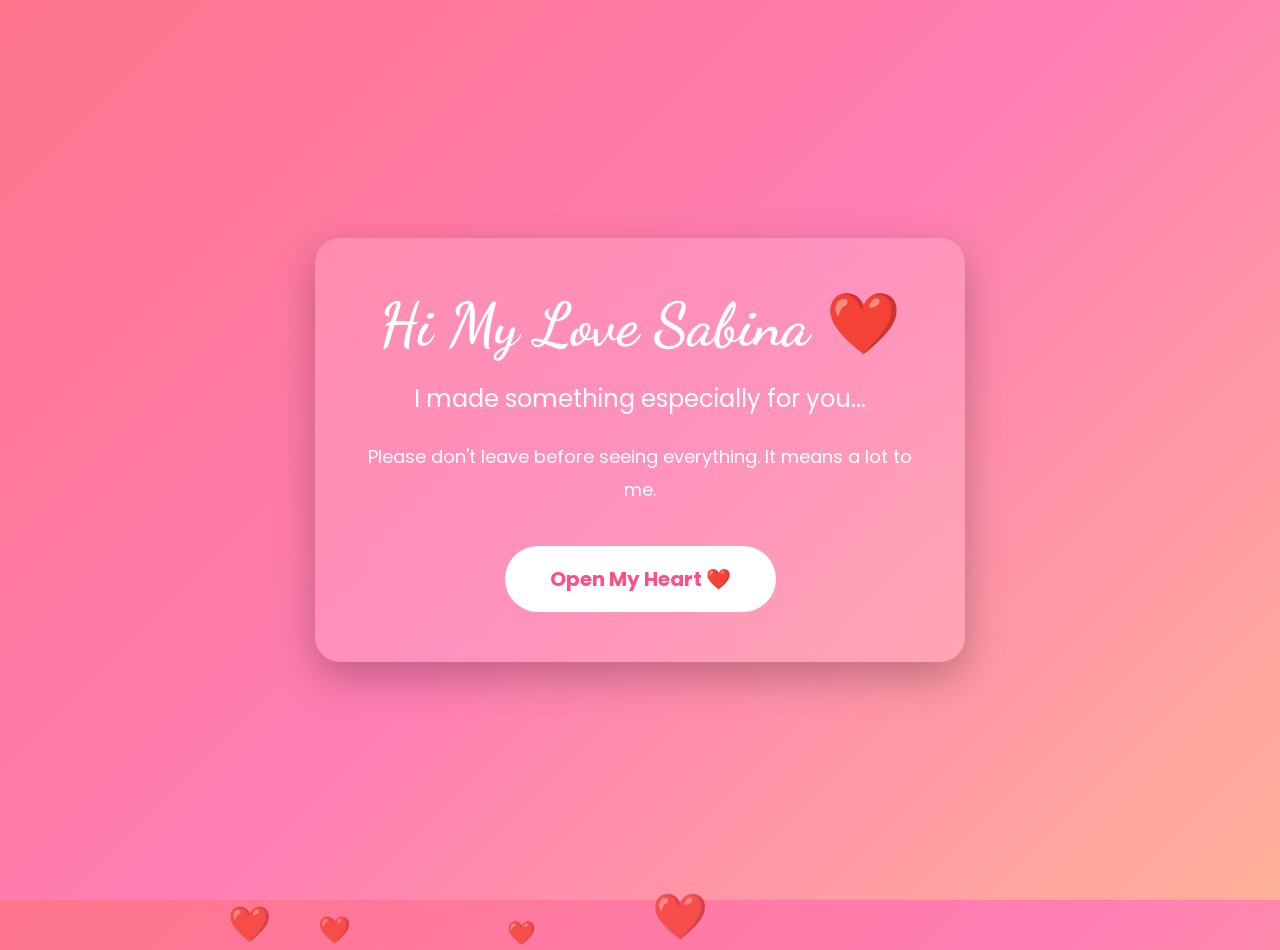
<file: index.html>
<!DOCTYPE html>
<html lang="en">
<head>
<meta charset="UTF-8">
<meta name="viewport" content="width=device-width, initial-scale=1.0">
<title>For Someone Very Special ❤️</title>

<link rel="stylesheet" href="css/style.css">

<link href="https://fonts.googleapis.com/css2?family=Poppins:wght@300;500;700&family
=Dancing+Script:wght@700&display=swap" rel="stylesheet">
</head>

<body>

<div class="hearts"></div>

<div class="container">

<h1>Hi My Love Sabina ❤️</h1>

<p class="subtitle">
I made something especially for you...
</p>

<p class="text">
Please don't leave before seeing everything.
It means a lot to me.
</p>

<a href="apology.html" class="btn">
Open My Heart ❤️
</a>

</div>

<script src="js/script.js"></script>

</body>
</html>
</file>
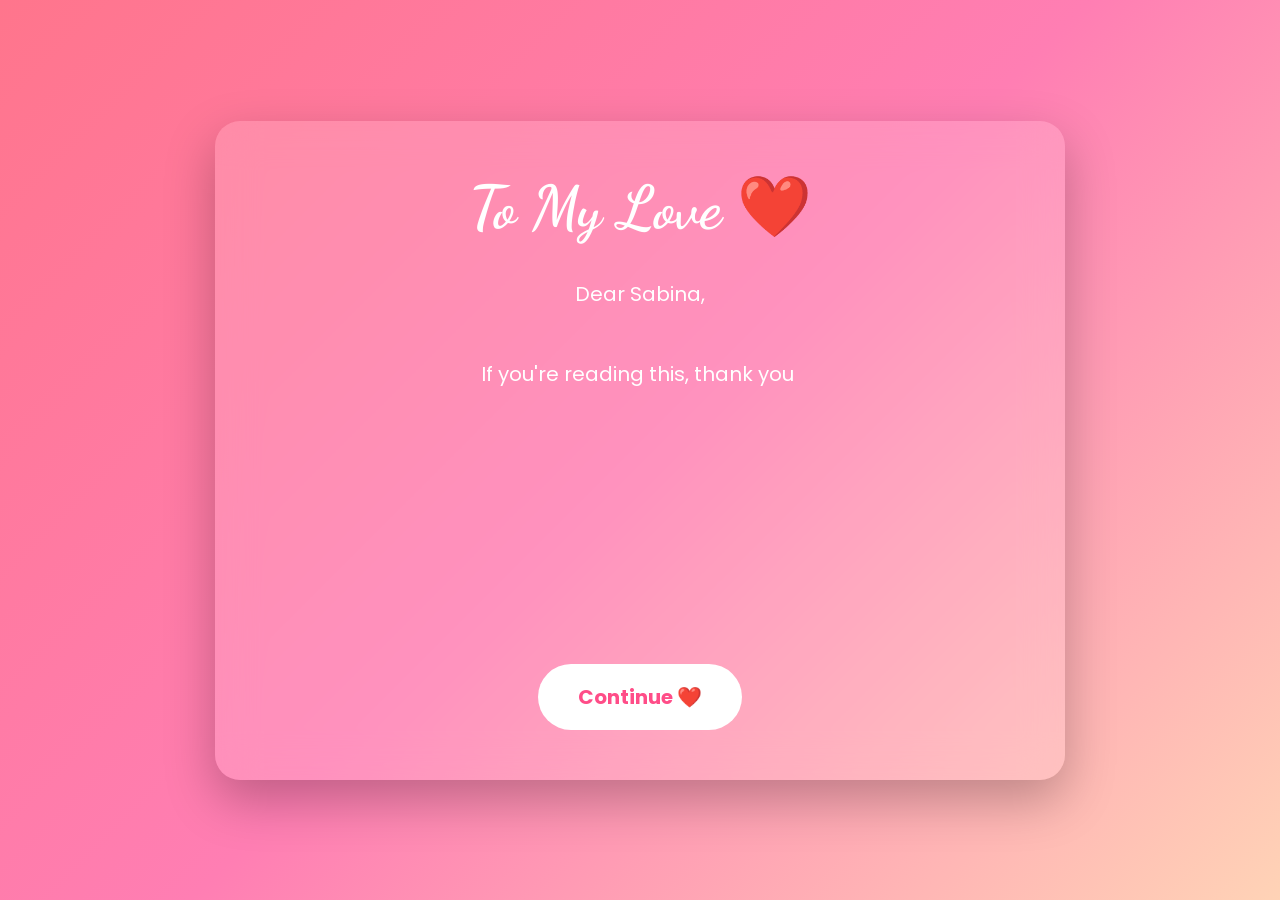
<file: apology.html>
<!DOCTYPE html>
<html lang="en">
<head>

<meta charset="UTF-8">
<meta name="viewport" content="width=device-width, initial-scale=1.0">

<title>I'm Sorry ❤️</title>

<link rel="stylesheet" href="css/style.css">

<link href="https://fonts.googleapis.com/css2?family=Poppins:wght@300;500;700&family=Dancing+Script:wght@700&display=swap" rel="stylesheet">

<style>

body{
background:linear-gradient(135deg,#ff758c,#ff7eb3,#ffd3b6);
display:flex;
justify-content:center;
align-items:center;
min-height:100vh;
overflow:hidden;
}

.card{

width:90%;
max-width:850px;

padding:50px;

background:rgba(255,255,255,.15);

backdrop-filter:blur(20px);

border-radius:25px;

color:white;

box-shadow:0 20px 50px rgba(0,0,0,.25);

text-align:center;

animation:fade 1.5s;

}

h1{

font-size:60px;

font-family:'Dancing Script',cursive;

margin-bottom:30px;

}

#typing{

font-size:20px;

line-height:2;

white-space:pre-wrap;

min-height:350px;

}

button{

margin-top:40px;

padding:18px 40px;

font-size:20px;

border:none;

border-radius:50px;

background:white;

color:#ff4d88;

cursor:pointer;

font-weight:bold;

transition:.3s;

}

button:hover{

transform:scale(1.08);

}

@keyframes fade{

from{

opacity:0;

transform:translateY(30px);

}

to{

opacity:1;

transform:translateY(0);

}

}

</style>

</head>

<body>

<div class="card">

<h1>To My Love ❤️</h1>

<p id="typing"></p>

<button onclick="window.location.href='memories.html'">

Continue ❤️

</button>

</div>

<script>

const text=`Dear Sabina,

If you're reading this, thank you for giving these few minutes to my heart.

I know things between us aren't the same anymore.

Somewhere between my overthinking, my constant doubts, and asking for things I shouldn't have kept asking for, I slowly started hurting the person I love the most.

I wasn't trying to make you feel uncomfortable...

I was just too scared of losing you.

But fear isn't an excuse.

I should have trusted you more.

I should have respected your feelings more.

I know there were misunderstandings from both sides.

I know we both made mistakes.

This isn't a website to prove who was right or wrong.

This is simply me accepting my part.

Because if I truly love you...

Then I should also have the courage to admit where I failed.

I don't expect everything to become normal today.

I only hope you'll continue reading...

Because our story deserves at least that.

❤️`;

let i=0;

function type(){

if(i<text.length){

document.getElementById("typing").innerHTML+=text.charAt(i);

i++;

setTimeout(type,25);

}

}

type();

</script>

<script src="js/script.js"></script>

</body>

</html>
</file>
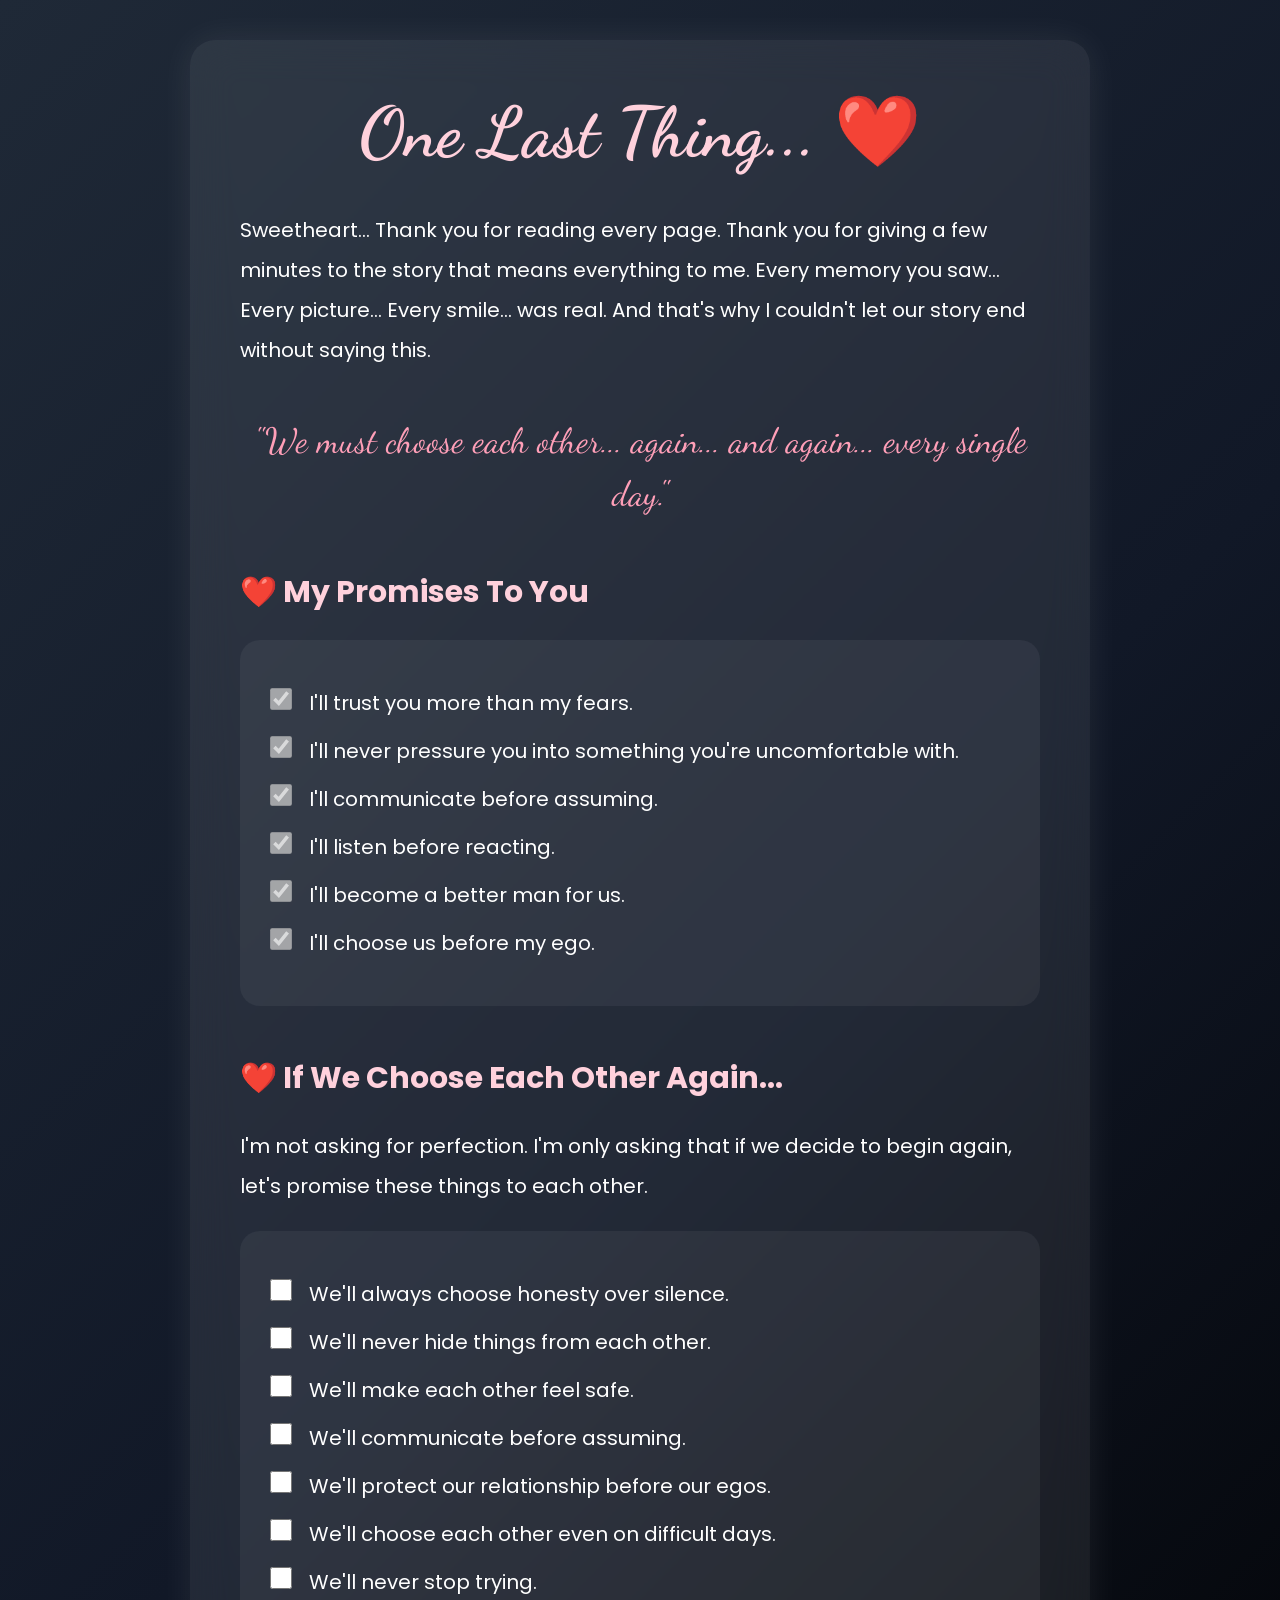
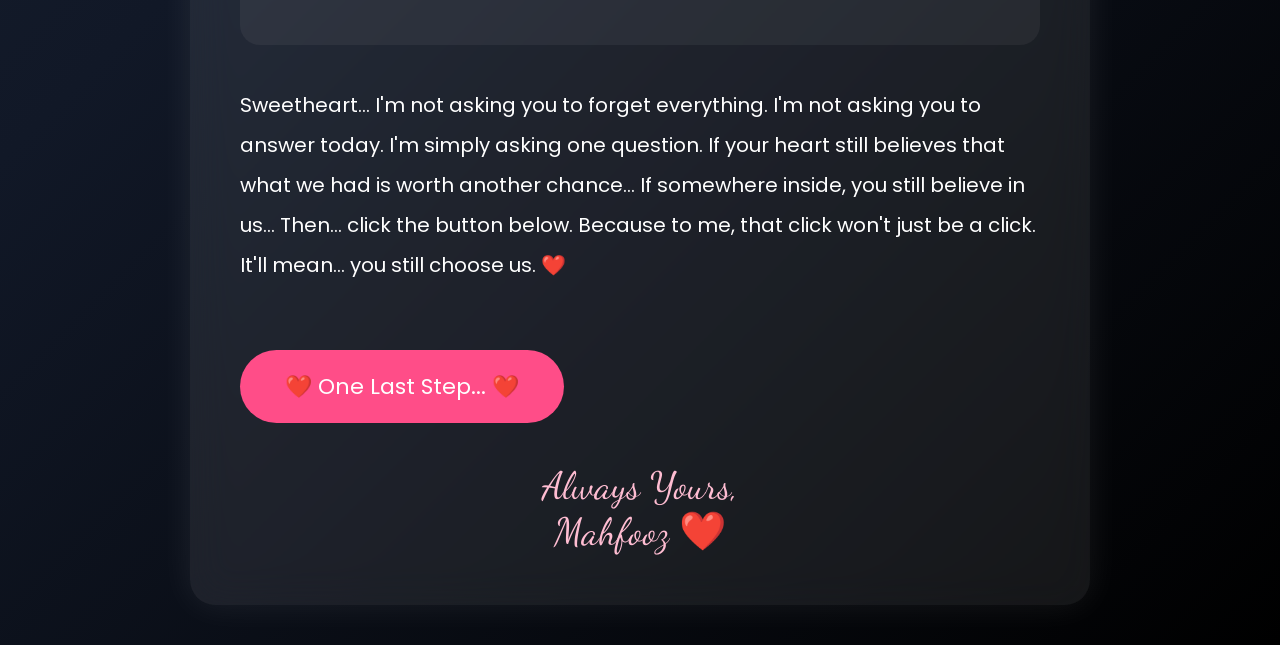
<file: future.html>
<!DOCTYPE html>
<html lang="en">

<head>

<meta charset="UTF-8">
<meta name="viewport" content="width=device-width, initial-scale=1.0">

<title>One Last Thing ❤️</title>

<link href="https://fonts.googleapis.com/css2?family=Poppins:wght@300;400;600&family=Dancing+Script:wght@700&display=swap" rel="stylesheet">

<style>

*{
margin:0;
padding:0;
box-sizing:border-box;
font-family:'Poppins',sans-serif;
}

body{

background:linear-gradient(135deg,#1f2937,#111827,#000);

color:white;

padding:40px;

}

.container{

max-width:900px;

margin:auto;

background:rgba(255,255,255,.08);

backdrop-filter:blur(20px);

border-radius:25px;

padding:50px;

box-shadow:0 0 35px rgba(255,255,255,.08);

animation:fade 1.2s;

}

@keyframes fade{

from{
opacity:0;
transform:translateY(30px);
}

to{
opacity:1;
transform:translateY(0);
}

}

h1{

font-family:'Dancing Script',cursive;

font-size:70px;

text-align:center;

margin-bottom:35px;

color:#ffd1dc;

}

.quote{

font-family:'Dancing Script',cursive;

font-size:35px;

text-align:center;

color:#ff9fb8;

margin:45px 0;

line-height:1.5;

}

p{

font-size:20px;

line-height:2;

margin-bottom:25px;

}

.section-title{

margin-top:50px;

margin-bottom:25px;

font-size:30px;

color:#ffd1dc;

}

.promise-box{

background:rgba(255,255,255,.05);

padding:30px;

border-radius:20px;

margin-bottom:40px;

}

.promise-box label{

display:block;

font-size:20px;

margin:18px 0;

cursor:pointer;

}

.promise-box input{

width:22px;

height:22px;

margin-right:12px;

accent-color:#ff4d88;

}

.button{

display:block;

margin:auto;

margin-top:40px;

padding:20px 45px;

border:none;

border-radius:50px;

background:#ff4d88;

color:white;

font-size:22px;

cursor:pointer;

transition:.4s;

}

.button:hover{

transform:scale(1.05);

background:#ff2d6f;

}

#thankyou{

display:none;

text-align:center;

margin-top:50px;

}

#thankyou h2{

font-family:'Dancing Script',cursive;

font-size:50px;

margin-bottom:20px;

color:#ffd1dc;

}

.signature{

margin-top:40px;

text-align:center;

font-family:'Dancing Script',cursive;

font-size:38px;

color:#ffbdd2;

}

</style>

</head>

<body>

<div class="container">

<h1>One Last Thing... ❤️</h1>

<p>

Sweetheart...

Thank you for reading every page.

Thank you for giving a few minutes to the story that means everything to me.

Every memory you saw...

Every picture...

Every smile...

was real.

And that's why I couldn't let our story end without saying this.

</p>

<div class="quote">

"We must choose each other...

again...

and again...

every single day."

</div>

<h2 class="section-title">

❤️ My Promises To You

</h2>

<div class="promise-box">

<label><input type="checkbox" checked disabled>

I'll trust you more than my fears.

</label>

<label><input type="checkbox" checked disabled>

I'll never pressure you into something you're uncomfortable with.

</label>

<label><input type="checkbox" checked disabled>

I'll communicate before assuming.

</label>

<label><input type="checkbox" checked disabled>

I'll listen before reacting.

</label>

<label><input type="checkbox" checked disabled>

I'll become a better man for us.

</label>

<label><input type="checkbox" checked disabled>

I'll choose us before my ego.

</label>

</div>

<h2 class="section-title">

❤️ If We Choose Each Other Again...

</h2>

<p>

I'm not asking for perfection.

I'm only asking that if we decide to begin again,

let's promise these things to each other.

</p>

<div class="promise-box">

<label>

<input type="checkbox">

We'll always choose honesty over silence.

</label>

<label>

<input type="checkbox">

We'll never hide things from each other.

</label>

<label>

<input type="checkbox">

We'll make each other feel safe.

</label>

<label>

<input type="checkbox">

We'll communicate before assuming.

</label>

<label>

<input type="checkbox">

We'll protect our relationship before our egos.

</label>

<label>

<input type="checkbox">

We'll choose each other even on difficult days.

</label>

<label>

<input type="checkbox">

We'll never stop trying.

</label>

</div>

<p>

Sweetheart...

I'm not asking you to forget everything.

I'm not asking you to answer today.

I'm simply asking one question.

If your heart still believes

that what we had is worth another chance...

If somewhere inside,

you still believe in us...

Then...

click the button below.

Because to me,

that click won't just be a click.

It'll mean...

you still choose us.

❤️

</p>

<a href="https://docs.google.com/forms/d/e/1FAIpQLSe5OImjuM66oqI7w3ra7J8kFi8q_prEWY4k6qD2wwDGIeDo5A/viewform?usp=dialog"
   target="_blank"
   class="button"
   style="display:inline-block;text-decoration:none;">

    ❤️ One Last Step... ❤️

</a>

<div id="thankyou">

<h2>

Thank You... ❤️

</h2>

<p>

No matter what happens next...

I promise I'll protect what we rebuild.

I love you.

Always.

</p>

</div>

<div class="signature">

Always Yours,

<br>

Mahfooz ❤️

</div>

</div>
<script>

const btn=document.getElementById("chooseBtn");
const thanks=document.getElementById("thankyou");

btn.addEventListener("click",()=>{

    // Check if all promises are ticked
    const checks=document.querySelectorAll(".promise-box:nth-of-type(2) input");

    let allChecked=true;

    checks.forEach(c=>{
        if(!c.checked){
            allChecked=false;
        }
    });

    if(!allChecked){

        alert("❤️ Sweetheart...\n\nBefore choosing us again,\nplease read and tick every promise if your heart agrees.");

        return;

    }

    btn.style.display="none";

    thanks.style.display="block";

    createHearts();

    setTimeout(showEnding,5000);

});



function createHearts(){

    for(let i=0;i<120;i++){

        const heart=document.createElement("div");

        heart.innerHTML="❤️";

        heart.style.position="fixed";

        heart.style.left=Math.random()*100+"vw";

        heart.style.top="-30px";

        heart.style.fontSize=(18+Math.random()*22)+"px";

        heart.style.transition="6s linear";

        heart.style.pointerEvents="none";

        document.body.appendChild(heart);

        setTimeout(()=>{

            heart.style.top="110vh";

            heart.style.transform="rotate(360deg)";

        },50);

        setTimeout(()=>{

            heart.remove();

        },6000);

    }

}



function showEnding(){

    document.body.innerHTML=`

    <div id="ending">

        <div class="line">Every love story has chapters...</div>

        <div class="line">Some chapters make us smile...</div>

        <div class="line">Some chapters make us cry...</div>

        <div class="line">But the most beautiful stories...</div>

        <div class="line">Are the ones where two people never stop choosing each other.</div>

        <div class="line date">22 December 2023 ❤️ Forever</div>

        <div class="line final">Maybe our best chapter...</div>

        <div class="line final">...is still waiting to be written.</div>

    </div>

    `;

    const style=document.createElement("style");

    style.innerHTML=`

    body{

        margin:0;

        background:black;

        overflow:hidden;

    }

    #ending{

        width:100vw;

        height:100vh;

        display:flex;

        flex-direction:column;

        justify-content:center;

        align-items:center;

        color:white;

        text-align:center;

        padding:30px;

        font-family:Poppins,sans-serif;

    }

    .line{

        opacity:0;

        margin:18px;

        font-size:28px;

        animation:fade 2s forwards;

    }

    .line:nth-child(1){animation-delay:0s;}

    .line:nth-child(2){animation-delay:2s;}

    .line:nth-child(3){animation-delay:4s;}

    .line:nth-child(4){animation-delay:6s;}

    .line:nth-child(5){animation-delay:8s;}

    .line:nth-child(6){animation-delay:10s;}

    .line:nth-child(7){animation-delay:12s;}

    .line:nth-child(8){animation-delay:14s;}

    .date{

        color:#ff8fb1;

        font-size:34px;

        font-family:'Dancing Script',cursive;

    }

    .final{

        font-size:40px;

        font-family:'Dancing Script',cursive;

        color:#ffd1dc;

    }

    @keyframes fade{

        from{

            opacity:0;

            transform:translateY(20px);

        }

        to{

            opacity:1;

            transform:translateY(0);

        }

    }

    `;

    document.head.appendChild(style);

    setTimeout(()=>{

        window.location.href="index.html";

    },22000);

}

</script>
</body>

</html>
</file>
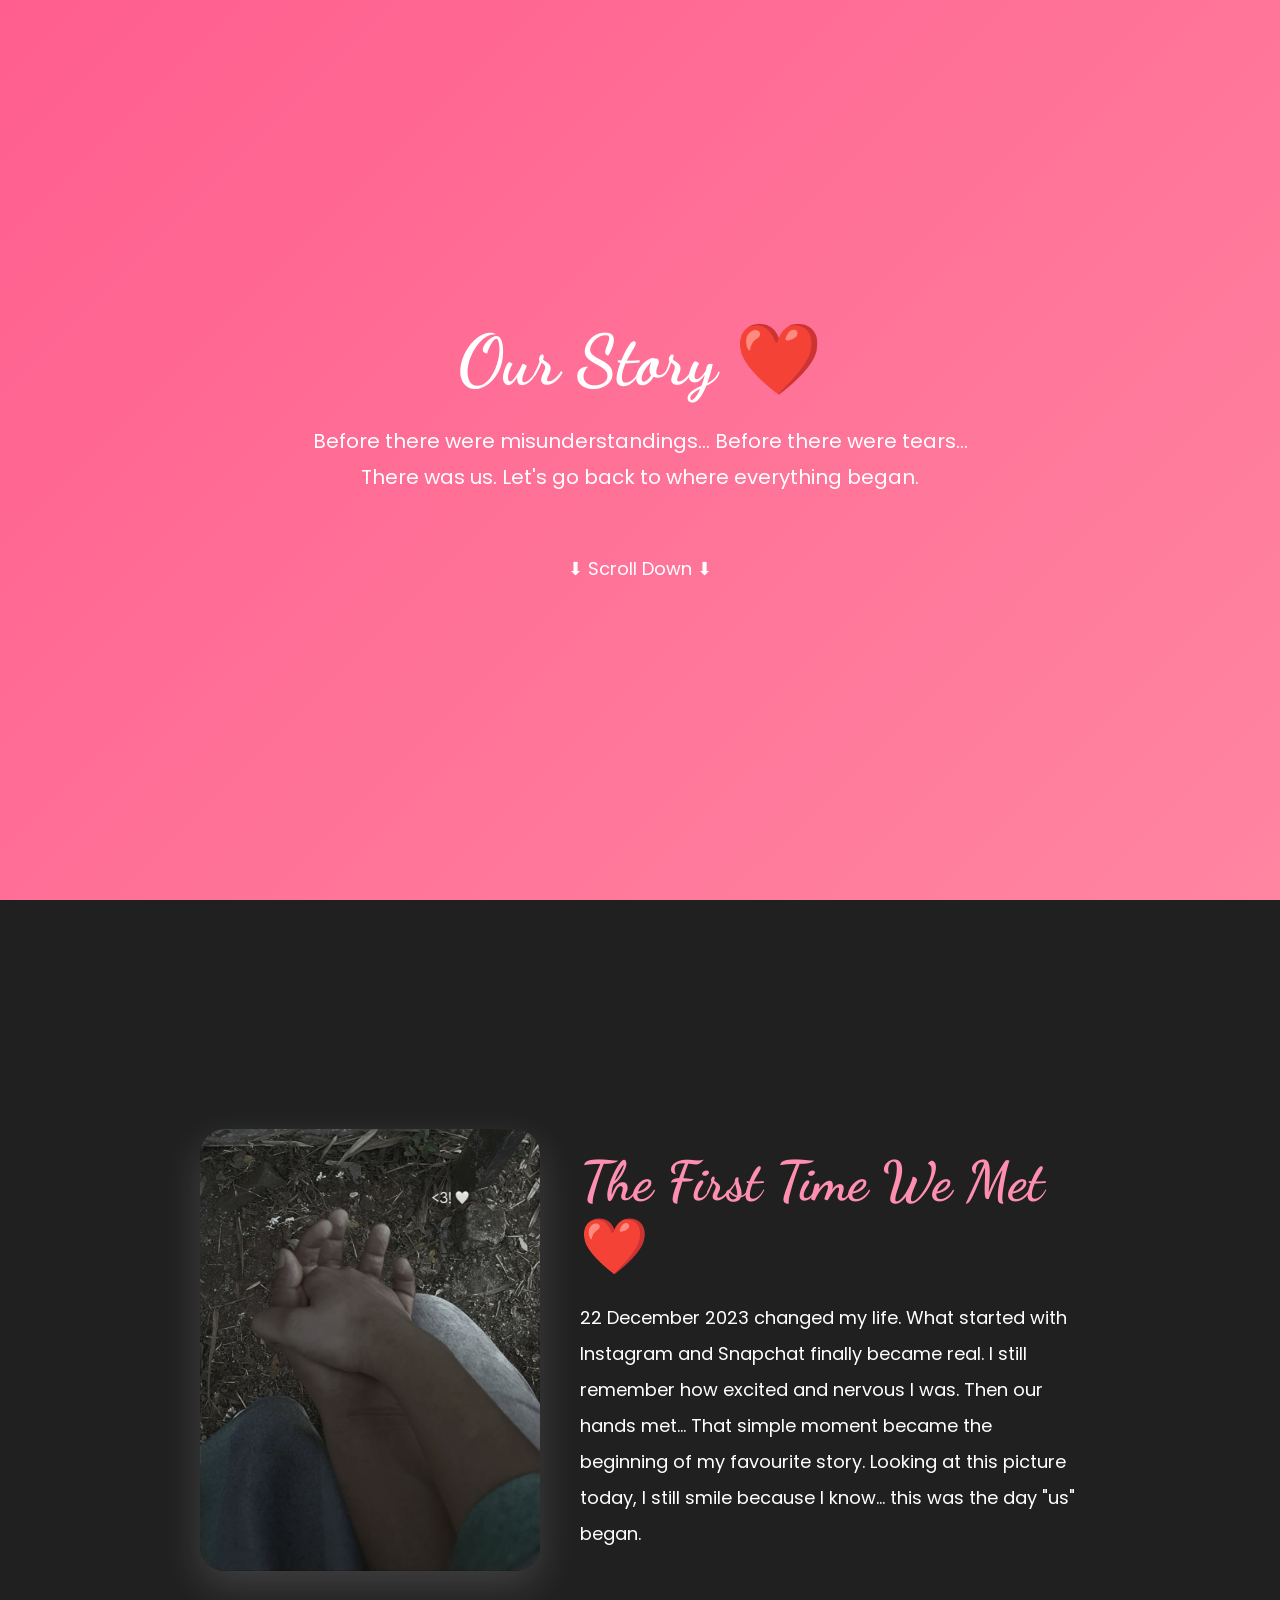
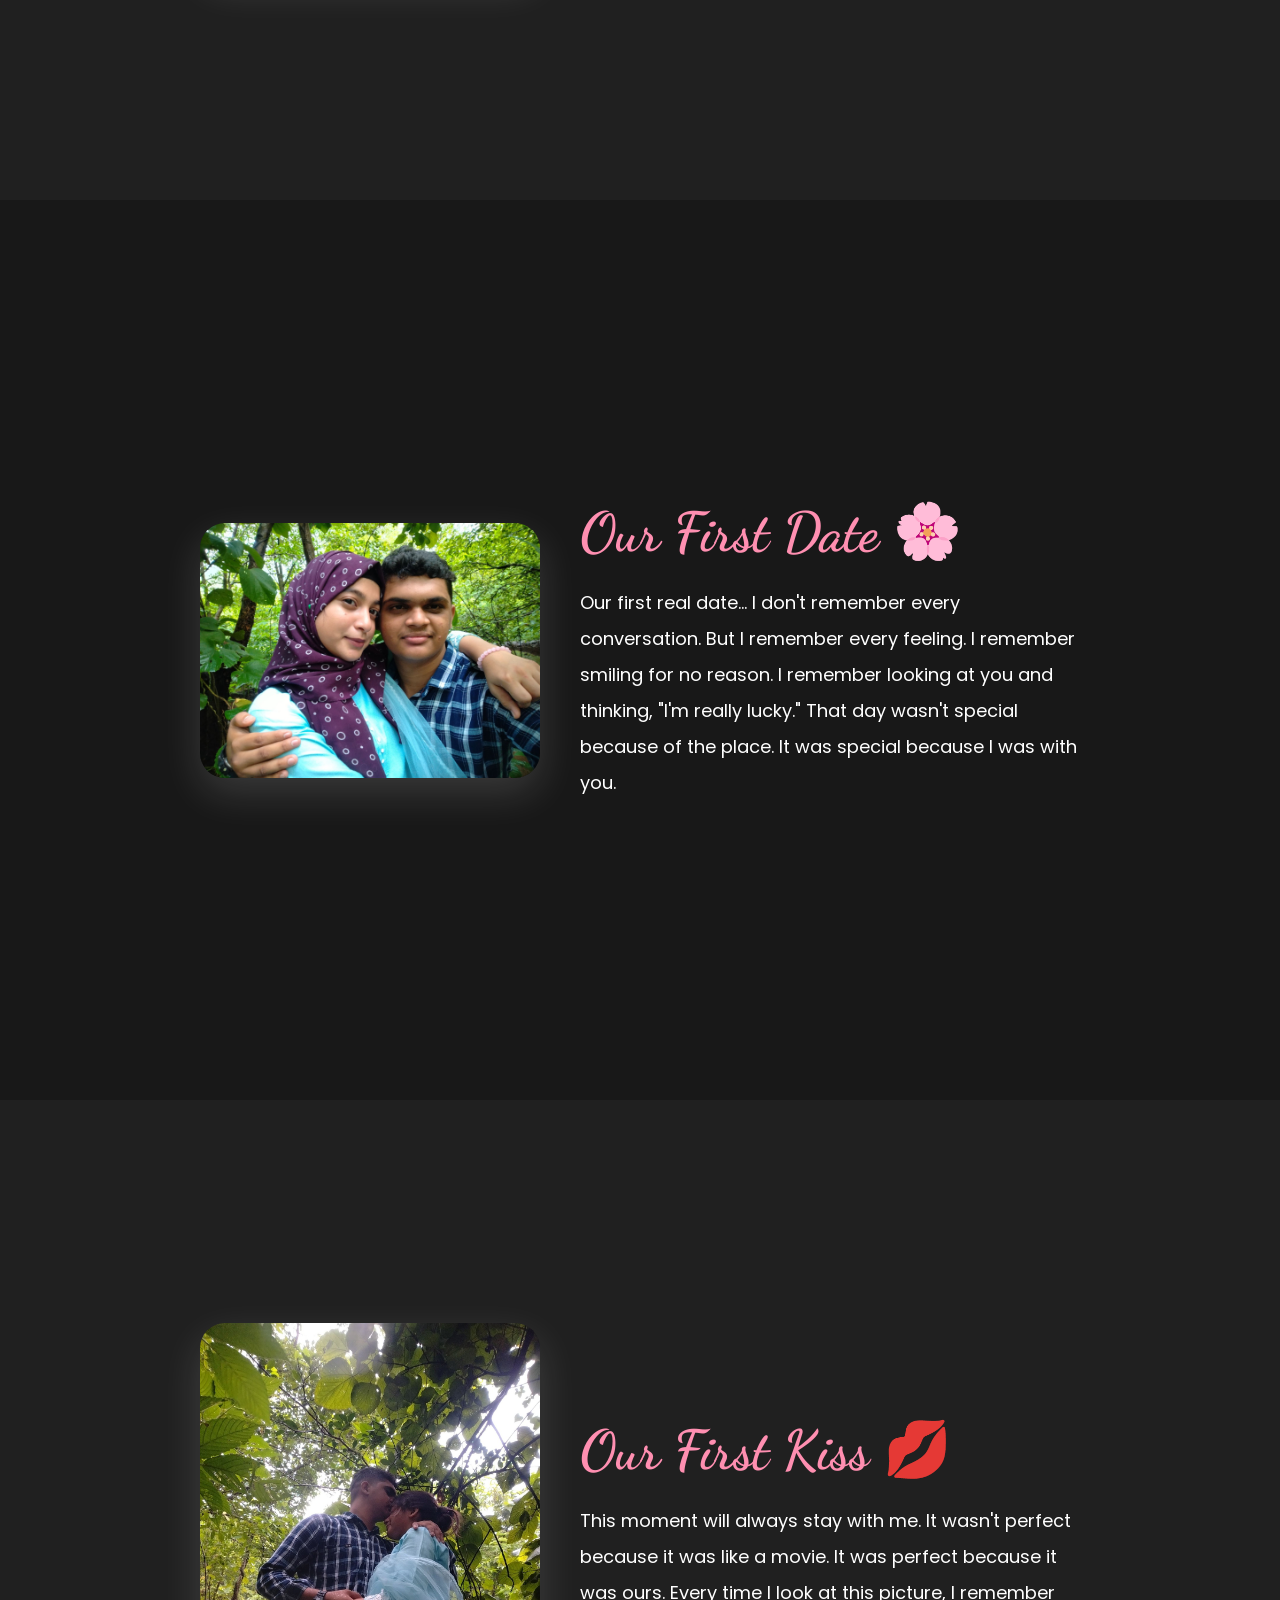
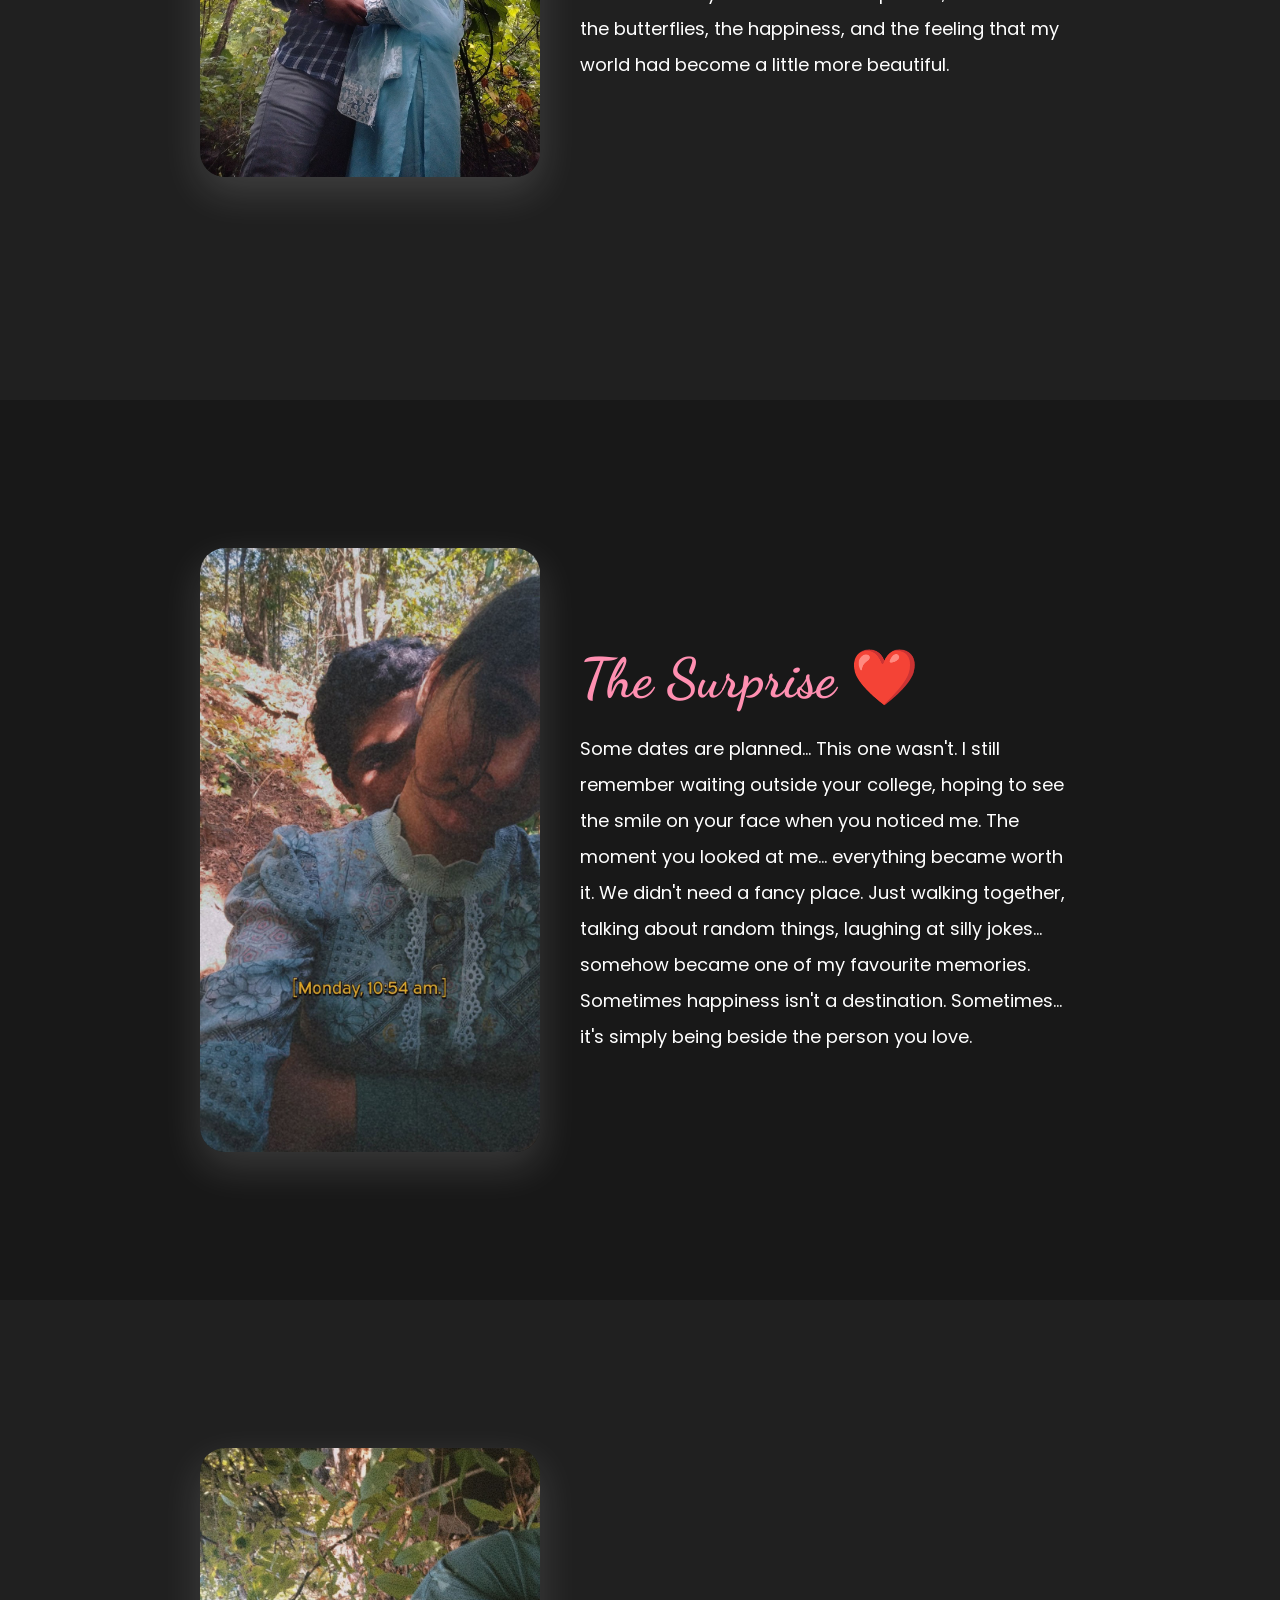
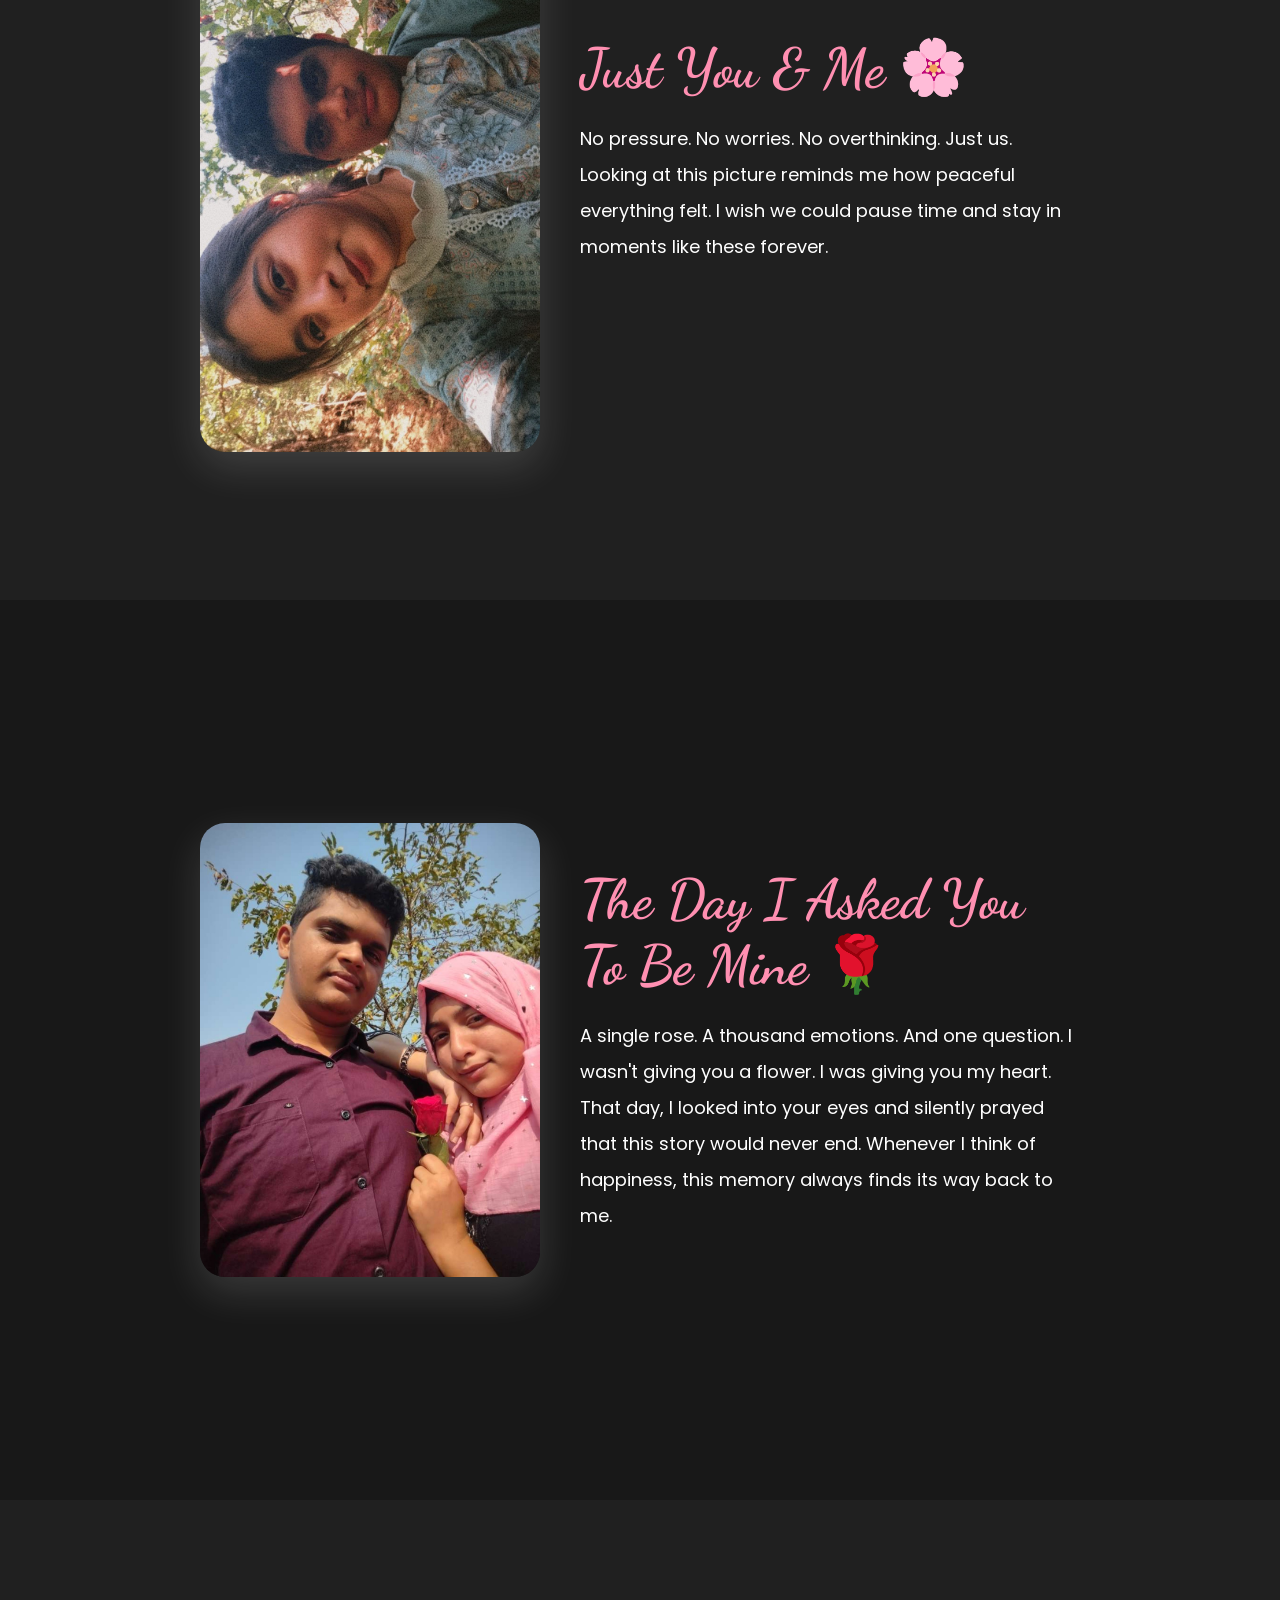
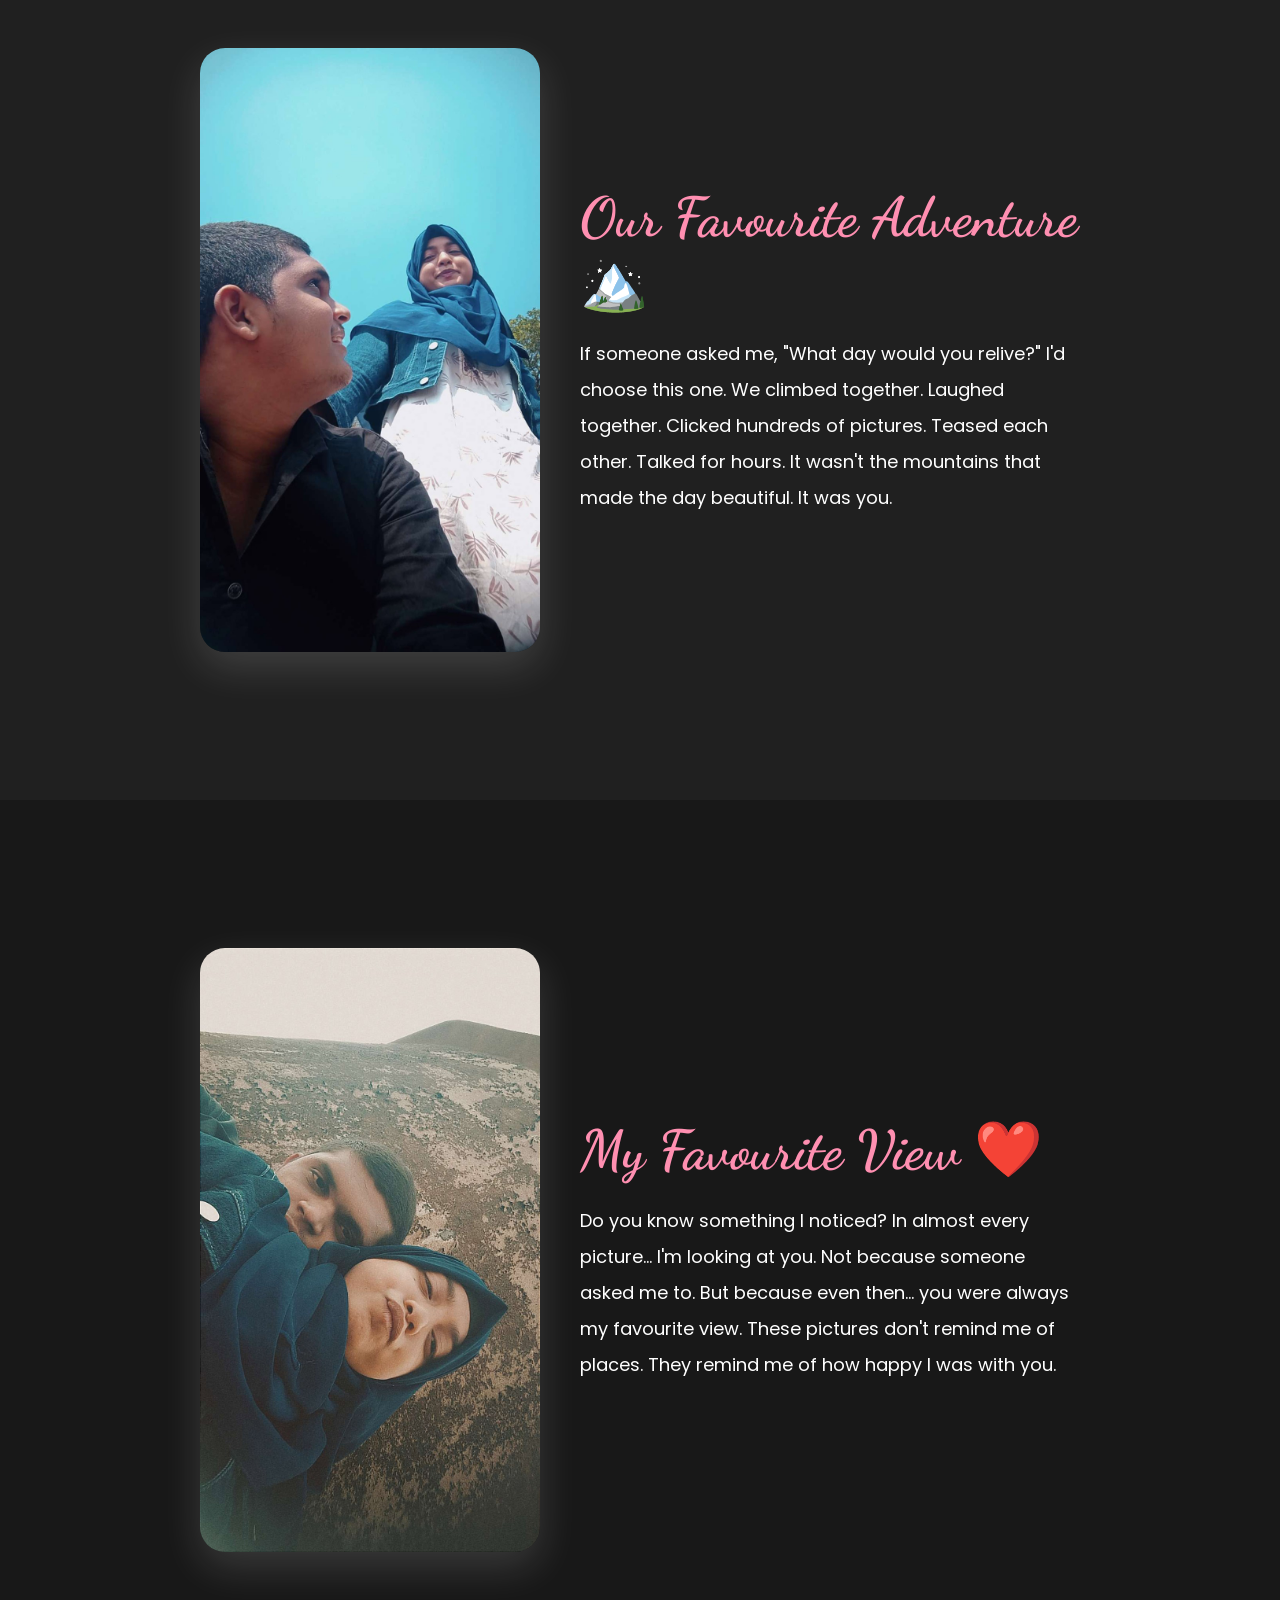
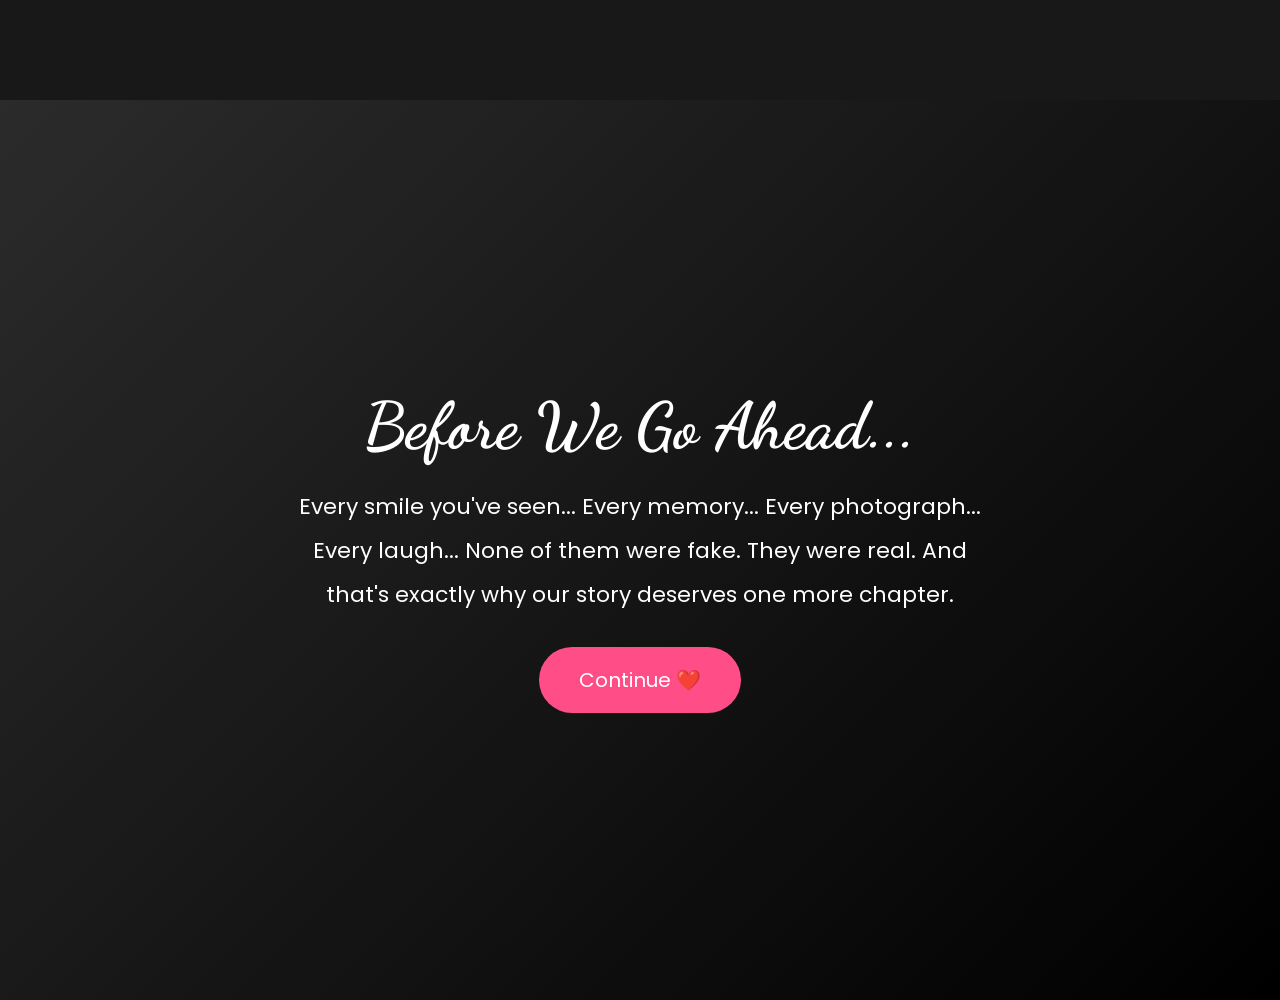
<file: memories.html>
<!DOCTYPE html>
<html lang="en">
<head>
<meta charset="UTF-8">
<meta name="viewport" content="width=device-width, initial-scale=1.0">

<title>Our Story ❤️</title>

<link href="https://fonts.googleapis.com/css2?family=Poppins:wght@300;400;600&family=Dancing+Script:wght@700&display=swap" rel="stylesheet">

<style>

*{
margin:0;
padding:0;
box-sizing:border-box;
scroll-behavior:smooth;
}

body{
font-family:Poppins,sans-serif;
background:#111;
color:white;
overflow-x:hidden;
}

section{
min-height:100vh;
display:flex;
justify-content:center;
align-items:center;
padding:40px;
}

.hero{
background:linear-gradient(135deg,#ff5e8e,#ff85a1);
text-align:center;
}

.hero h1{
font-family:'Dancing Script',cursive;
font-size:70px;
margin-bottom:20px;
}

.hero p{
font-size:20px;
max-width:700px;
margin:auto;
line-height:1.8;
}

.scroll{
margin-top:60px;
font-size:18px;
animation:updown 1.5s infinite;
}

@keyframes updown{
0%,100%{transform:translateY(0);}
50%{transform:translateY(10px);}
}

.memory{

display:flex;
flex-wrap:wrap;
align-items:center;
justify-content:center;
gap:40px;

background:#181818;

}

.memory:nth-child(even){
background:#202020;
}

.memory img{

width:340px;

border-radius:25px;

box-shadow:0 15px 40px rgba(255,255,255,.15);

transition:.5s;

}

.memory img:hover{

transform:scale(1.05);

}

.text{

max-width:500px;

}

.text h2{

font-family:'Dancing Script',cursive;

font-size:55px;

margin-bottom:20px;

color:#ff8fb1;

}

.text p{

line-height:2;

font-size:18px;

}

.button{

background:#ff4d88;

padding:18px 40px;

border-radius:50px;

text-decoration:none;

color:white;

font-size:20px;

display:inline-block;

margin-top:30px;

transition:.4s;

}

.button:hover{

background:#ff2d6f;

transform:scale(1.08);

}

footer{

height:100vh;

display:flex;

justify-content:center;

align-items:center;

flex-direction:column;

background:linear-gradient(135deg,#2b2b2b,#000);

text-align:center;

padding:30px;

}

footer h1{

font-family:'Dancing Script',cursive;

font-size:65px;

margin-bottom:20px;

}

footer p{

font-size:22px;

line-height:2;

max-width:700px;

}

</style>

</head>

<body>

<section class="hero">

<div>

<h1>Our Story ❤️</h1>

<p>

Before there were misunderstandings...

Before there were tears...

There was us.

Let's go back to where everything began.

</p>

<div class="scroll">

⬇ Scroll Down ⬇

</div>

</div>

</section>

<section class="memory">

<img src="images/first_meet.jpg">

<div class="text">

<h2>The First Time We Met ❤️</h2>

<p>

22 December 2023 changed my life.

What started with Instagram and Snapchat finally became real.

I still remember how excited and nervous I was.

Then our hands met...

That simple moment became the beginning of my favourite story.

Looking at this picture today,

I still smile because I know...

this was the day "us" began.

</p>

</div>

</section>

<section class="memory">

<img src="images/first_date1.jpg">

<div class="text">

<h2>Our First Date 🌸</h2>

<p>

Our first real date...

I don't remember every conversation.

But I remember every feeling.

I remember smiling for no reason.

I remember looking at you and thinking,

"I'm really lucky."

That day wasn't special because of the place.

It was special because I was with you.

</p>

</div>

</section>

<section class="memory">

<img src="images/first_date2.jpg">

<div class="text">

<h2>Our First Kiss 💋</h2>

<p>

This moment will always stay with me.

It wasn't perfect because it was like a movie.

It was perfect because it was ours.

Every time I look at this picture,

I remember the butterflies,

the happiness,

and the feeling that my world had become a little more beautiful.

</p>

</div>

</section>

<section class="memory">

<img src="images/college_surprise1.jpg">

<div class="text">

<h2>The Surprise ❤️</h2>

<p>

Some dates are planned...

This one wasn't.

I still remember waiting outside your college,
hoping to see the smile on your face when you noticed me.

The moment you looked at me...

everything became worth it.

We didn't need a fancy place.

Just walking together,
talking about random things,
laughing at silly jokes...

somehow became one of my favourite memories.

Sometimes happiness isn't a destination.

Sometimes...

it's simply being beside the person you love.

</p>

</div>

</section>



<section class="memory">

<img src="images/college_surprise2.jpg">

<div class="text">

<h2>Just You & Me 🌸</h2>

<p>

No pressure.

No worries.

No overthinking.

Just us.

Looking at this picture reminds me how peaceful everything felt.

I wish we could pause time
and stay in moments like these forever.

</p>

</div>

</section>



<section class="memory">

<img src="images/proposal.jpg">

<div class="text">

<h2>The Day I Asked You To Be Mine 🌹</h2>

<p>

A single rose.

A thousand emotions.

And one question.

I wasn't giving you a flower.

I was giving you my heart.

That day,
I looked into your eyes and silently prayed
that this story would never end.

Whenever I think of happiness,

this memory always finds its way back to me.

</p>

</div>

</section>



<section class="memory">

<img src="images/best_date1.jpg">

<div class="text">

<h2>Our Favourite Adventure 🏔️</h2>

<p>

If someone asked me,

"What day would you relive?"

I'd choose this one.

We climbed together.

Laughed together.

Clicked hundreds of pictures.

Teased each other.

Talked for hours.

It wasn't the mountains that made the day beautiful.

It was you.

</p>

</div>

</section>



<section class="memory">

<img src="images/best_date2.jpg">

<div class="text">

<h2>My Favourite View ❤️</h2>

<p>

Do you know something I noticed?

In almost every picture...

I'm looking at you.

Not because someone asked me to.

But because even then...

you were always my favourite view.

These pictures don't remind me of places.

They remind me of how happy I was with you.

</p>

</div>

</section>



<footer>

<h1>Before We Go Ahead...</h1>

<p>

Every smile you've seen...

Every memory...

Every photograph...

Every laugh...

None of them were fake.

They were real.

And that's exactly why
our story deserves one more chapter.

</p>

<a href="story.html" class="button">

Continue ❤️

</a>

</footer>

</body>

</html>
</file>
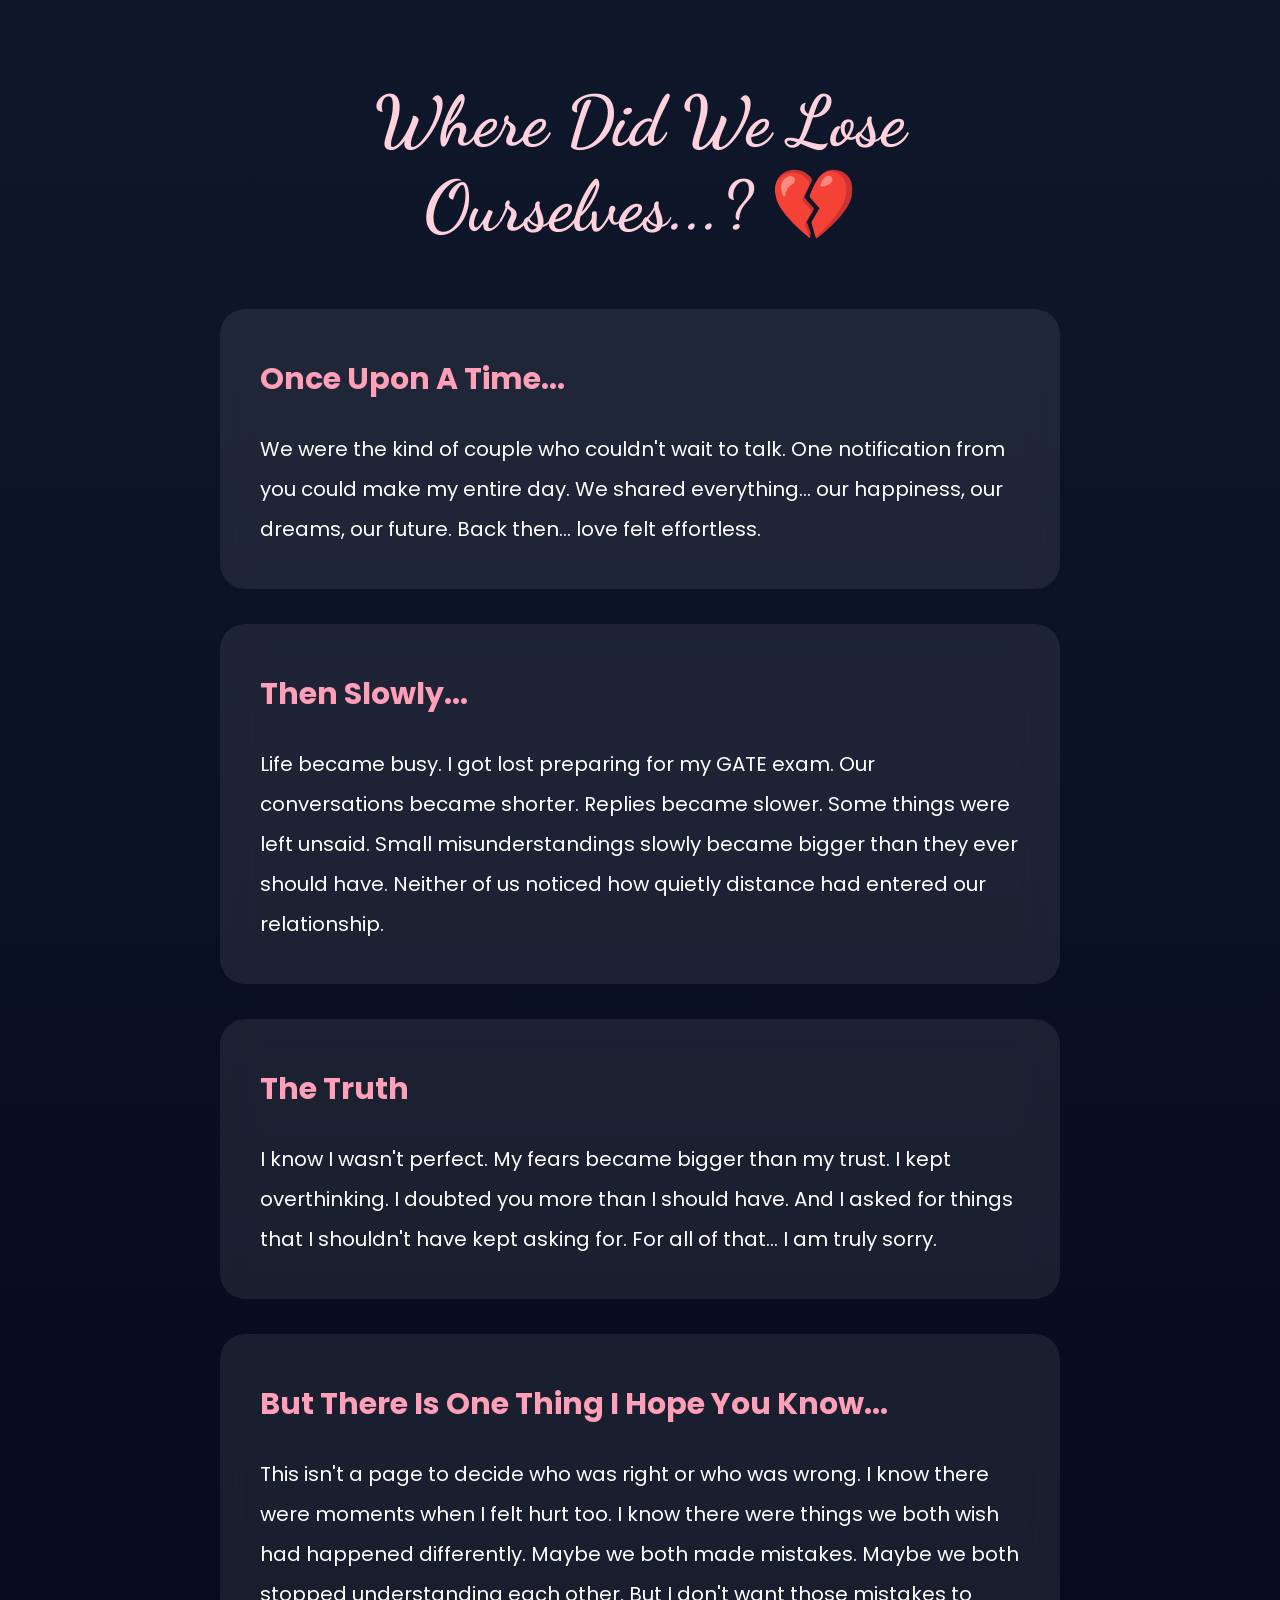
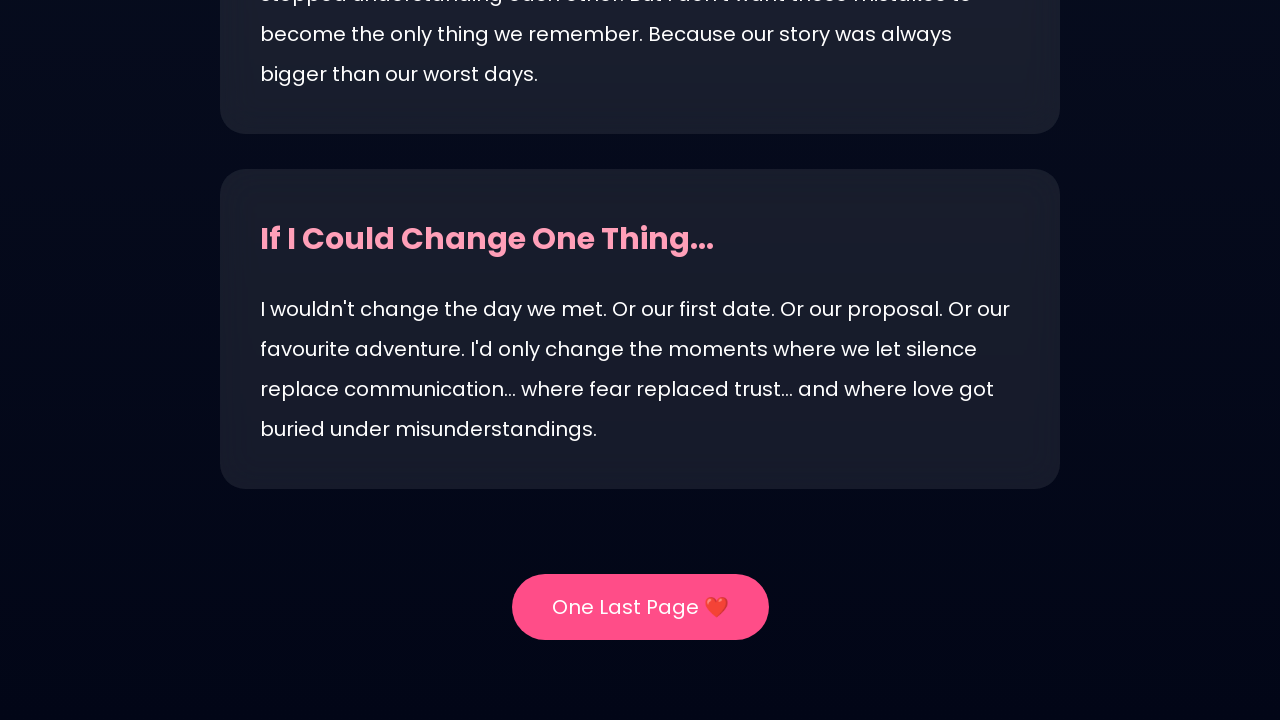
<file: story.html>
<!DOCTYPE html>
<html lang="en">
<head>

<meta charset="UTF-8">
<meta name="viewport" content="width=device-width, initial-scale=1.0">

<title>Where We Lost Ourselves</title>

<link href="https://fonts.googleapis.com/css2?family=Poppins:wght@300;400;600&family=Dancing+Script:wght@700&display=swap" rel="stylesheet">

<style>

*{
margin:0;
padding:0;
box-sizing:border-box;
font-family:Poppins,sans-serif;
}

body{

background:linear-gradient(to bottom,#0f172a,#020617);

color:white;

overflow-x:hidden;

}

.container{

max-width:900px;

margin:auto;

padding:80px 30px;

}

h1{

font-family:'Dancing Script',cursive;

font-size:70px;

text-align:center;

margin-bottom:60px;

color:#ffd1dc;

}

.card{

background:rgba(255,255,255,.08);

backdrop-filter:blur(18px);

border-radius:25px;

padding:40px;

margin-bottom:35px;

line-height:2;

font-size:20px;

animation:fade 1s ease;

}

.card h2{

margin-bottom:20px;

color:#ff9fb8;

}

.button{

display:inline-block;

margin-top:50px;

padding:18px 40px;

background:#ff4d88;

color:white;

text-decoration:none;

border-radius:50px;

font-size:20px;

transition:.4s;

}

.button:hover{

transform:scale(1.08);

background:#ff2d6f;

}

.center{

text-align:center;

}

@keyframes fade{

from{

opacity:0;

transform:translateY(30px);

}

to{

opacity:1;

transform:translateY(0);

}

}

</style>

</head>

<body>

<div class="container">

<h1>Where Did We Lose Ourselves...? 💔</h1>

<div class="card">

<h2>Once Upon A Time...</h2>

<p>

We were the kind of couple who couldn't wait to talk.

One notification from you could make my entire day.

We shared everything...

our happiness,

our dreams,

our future.

Back then...

love felt effortless.

</p>

</div>

<div class="card">

<h2>Then Slowly...</h2>

<p>

Life became busy.

I got lost preparing for my GATE exam.

Our conversations became shorter.

Replies became slower.

Some things were left unsaid.

Small misunderstandings slowly became bigger than they ever should have.

Neither of us noticed how quietly distance had entered our relationship.

</p>

</div>

<div class="card">

<h2>The Truth</h2>

<p>

I know I wasn't perfect.

My fears became bigger than my trust.

I kept overthinking.

I doubted you more than I should have.

And I asked for things that I shouldn't have kept asking for.

For all of that...

I am truly sorry.

</p>

</div>

<div class="card">

<h2>But There Is One Thing I Hope You Know...</h2>

<p>

This isn't a page to decide who was right or who was wrong.

I know there were moments when I felt hurt too.

I know there were things we both wish had happened differently.

Maybe we both made mistakes.

Maybe we both stopped understanding each other.

But I don't want those mistakes to become the only thing we remember.

Because our story was always bigger than our worst days.

</p>

</div>

<div class="card">

<h2>If I Could Change One Thing...</h2>

<p>

I wouldn't change the day we met.

Or our first date.

Or our proposal.

Or our favourite adventure.

I'd only change the moments where we let silence replace communication...

where fear replaced trust...

and where love got buried under misunderstandings.

</p>

</div>

<div class="center">

<a href="future.html" class="button">

One Last Page ❤️

</a>

</div>

</div>

</body>

</html>
</file>
<file: css/style.css>
*{
margin:0;
padding:0;
box-sizing:border-box;
font-family:'Poppins',sans-serif;
}

body{
height:100vh;
display:flex;
justify-content:center;
align-items:center;
background:linear-gradient(135deg,#ff758c,#ff7eb3,#ffb199);
overflow:hidden;
}

.container{
width:90%;
max-width:650px;
padding:50px;
border-radius:25px;
background:rgba(255,255,255,.15);
backdrop-filter:blur(18px);
text-align:center;
color:white;
box-shadow:0 15px 40px rgba(0,0,0,.25);
animation:fadeIn 2s;
}

h1{
font-size:60px;
font-family:'Dancing Script',cursive;
margin-bottom:20px;
}

.subtitle{
font-size:24px;
margin-bottom:25px;
}

.text{
font-size:18px;
line-height:1.8;
margin-bottom:40px;
}

.btn{
display:inline-block;
padding:18px 45px;
background:white;
color:#ff4d88;
font-size:20px;
text-decoration:none;
border-radius:50px;
font-weight:bold;
transition:.4s;
}

.btn:hover{
transform:scale(1.1);
box-shadow:0 10px 30px rgba(255,255,255,.5);
}

.heart{
position:absolute;
bottom:-50px;
color:white;
animation:float linear infinite;
opacity:.8;
}

@keyframes float{

0%{
transform:translateY(0) rotate(0deg);
opacity:0;
}

20%{
opacity:1;
}

100%{
transform:translateY(-110vh) rotate(360deg);
opacity:0;
}

}

@keyframes fadeIn{

from{
opacity:0;
transform:translateY(40px);
}

to{
opacity:1;
transform:translateY(0);
}

}
</file>
